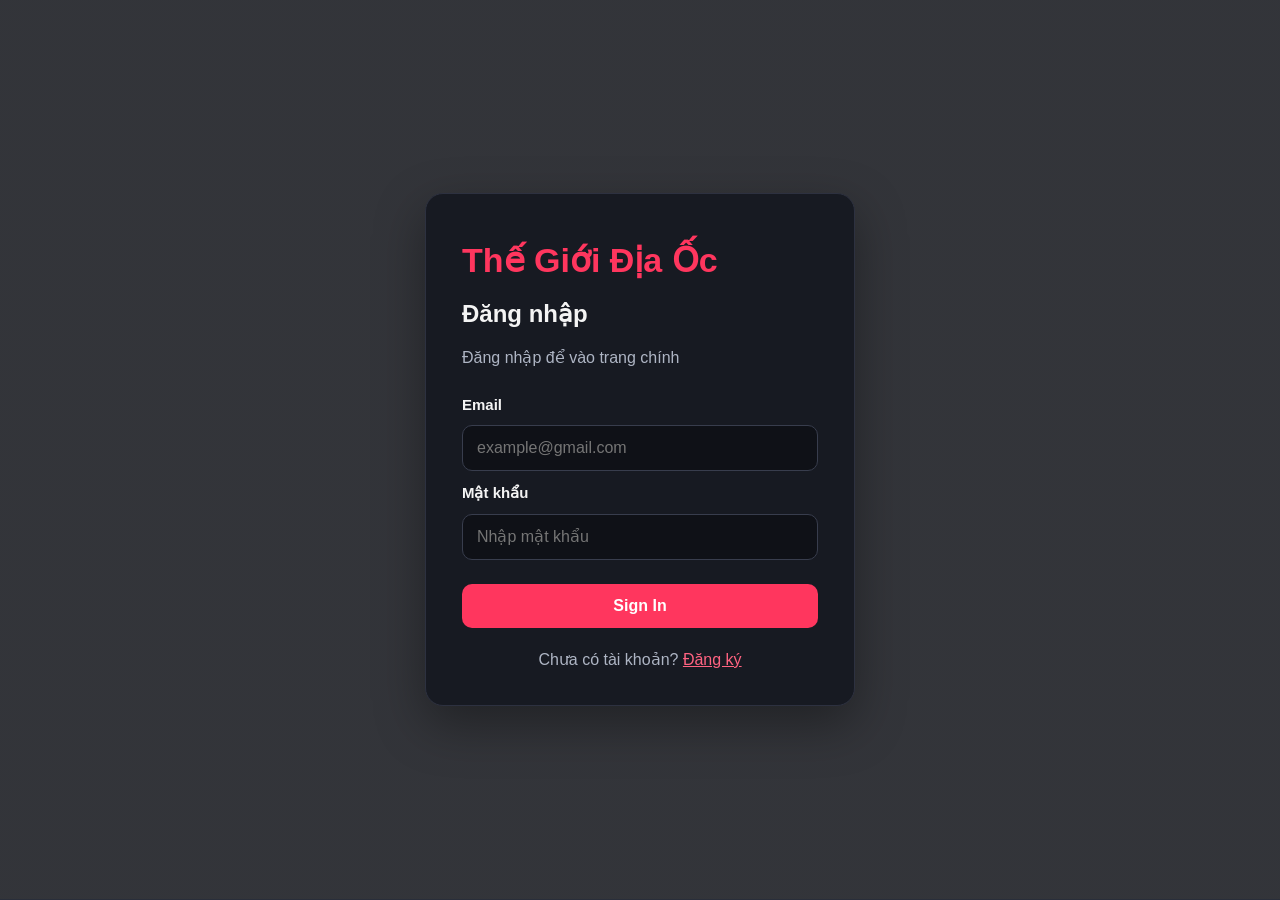
<file: index.html>
<!DOCTYPE html>
<html lang="vi">
<head>
  <meta charset="UTF-8">
  <meta name="viewport" content="width=device-width, initial-scale=1.0">
  <title>Trang Chủ - Thế Giới Địa Ốc</title>
  <link rel="stylesheet" href="./css/main.css">
  <link rel="stylesheet" href="./css/home.css">
  <link rel="stylesheet" href="css/reponsive.css">
  <link rel="icon" type="image/png" sizes="32x32" href="./img/favicon-32x32.png">
</head>
<body>
  <!-- header -->
  <header class="topbar">
    <a class="brand" href="./index.html">THEGIOIDIAOC.COM</a>
    <div class="user-area">
      <a href="index.html" id="index-btn">Trang chủ</a>
      <a href="feedback.html" id="about-btn">Góp ý</a>
      <a href="news.html" id="about-btn">Tin tức</a>
      <a href="about.html" id="about-btn">Giới thiệu</a>

        <!--phần avatar-->
        <div class="user-menu-container">
          <div id="avatarMenuBtn" class="header-avatar-btn">
            <img id="headerAvatarImg" src="https://scontent.fsgn5-13.fna.fbcdn.net/v/t1.30497-1/453178253_471506465671661_2781666950760530985_n.png?stp=dst-png&cstp=mx2048x2048&ctp=s200x200&_nc_cat=1&ccb=1-7&_nc_sid=a51fdb&_nc_ohc=y_mL2_aG1XYQ7kNvwHP7Och&_nc_oc=AdoqztSznaNCSUz7nZCI6sZoPOqVl94_Dr4538VbnQBmaqAiXBjiLIWvFoIcMat5te4&_nc_zt=24&_nc_ht=scontent.fsgn5-13.fna&_nc_ss=7b2a8&oh=00_AQNMYK32urcOXlAC4k3h8o3JIZ04iLLO7JFCXm4tsExtxw&oe=6AF18A3A" alt="Avatar">
          </div>
          <div id="dropdownMenu" class="user-dropdown-menu">
            <a href="profile.html" class="dropdown-item">Thông tin tài khoản</a>
            <a href="product.html" class="dropdown-item">BDS của bạn</a>
            <a id="logoutBtn" class="dropdown-item logout-item">Đăng xuất</a>
          </div>
        </div>
    </div>
  </header>

  <!-- PHẦN mở đầu  -->
  <main class="hero">
    <div class="hero-content">
      <p id="welcome-text">Xin chào!</p>
      <h1>Tìm Kiếm Nhà Đất & Căn Hộ Mơ Ước</h1>
      <p>
        Nền tảng kết nối và quản lý bất động sản hàng đầu, giúp bạn dễ dàng tìm kiếm tổ ấm lý tưởng
      </p>
      <a class="cta" href="#real-estate-section">Xem danh sách nhà đất</a>
    </div>
  </main>

  <!--Danh sách Nhà đất  -->
  <section id="real-estate-section" class="real-estate-section">
    <h2>Bất Động Sản Nổi Bật</h2>
    <!-- Thanh tìm kiếm Bất Động Sản có sẵn -->
    <div class="search-filter-container" style="max-width: 1200px; margin: 0 auto 25px auto; display: flex; gap: 15px; justify-content: center; flex-wrap: wrap; padding: 0 20px;">
      <!-- Ô tìm kiếm theo tên hoặc địa điểm -->
      <input type="text" id="searchKeyword" placeholder="Nhập tên hoặc địa điểm..." style="padding: 10px 16px; background-color: #171a22; border: 1px solid #292e3a; color: white; border-radius: 8px; font-size: 14px; width: 280px; outline: none;">
      <!-- Lọc theo kiểu BĐS -->
        <select id="filterType" style="padding: 10px 16px; background-color: #171a22; border: 1px solid #292e3a; color: white; border-radius: 8px; font-size: 14px; outline: none; cursor: pointer;">
        <option value="">Tất cả kiểu BĐS</option>
        <option value="Căn hộ">Căn hộ</option>
        <option value="Biệt thự">Biệt thự</option>
        <option value="Shophouse">Shophouse</option>
        <option value="Đất nền">Đất nền</option>
        <option value="Penthouse">Penthouse</option>
        <option value="Nhà phố">Nhà phố</option>
        <option value="Villa">Villa</option>
      </select>
      <!-- Lọc theo khoảng giá -->
      <select id="filterPrice" style="padding: 10px 16px; background-color: #171a22; border: 1px solid #292e3a; color: white; border-radius: 8px; font-size: 14px; outline: none; cursor: pointer;">
        <option value="">Tất cả mức giá</option>
        <option value="under_3">Dưới 3 Tỷ</option>
        <option value="3_10">Từ 3 - 10 Tỷ</option>
        <option value="over_10">Trên 10 Tỷ</option>
      </select>
    </div>
    <div id="loading" class="loading">Đang tải danh sách nhà đất...</div>
    <div id="property-container" class="property-grid"></div>
  </section>

  <!-- danh sách bất động sản mới-->
  <section style="max-width: 1200px; margin: 40px auto; padding: 0 20px;">
    <h2 style="color: white; margin-bottom: 20px;">Danh Sách Bất Động Sản Mới Nhất</h2>
    <div id="productList" style="display: grid; grid-template-columns: repeat(auto-fill, minmax(300px, 1fr)); gap: 20px;"></div>
  </section>

  <!-- ưu điểm-->
  <section id="features" class="features">
    <article>
      <h2>Tìm Kiếm Thông Minh</h2>
      <p>Hệ thống lọc đa dạng theo từ khóa, loại hình và khoảng giá giúp bạn nhanh chóng tìm ra bất động sản phù hợp.</p>
    </article>
    <article>
      <h2>Lưu Tin Yêu Thích</h2>
      <p>Lưu lại các căn hộ, biệt thự tâm đắc vào tài khoản cá nhân để dễ dàng theo dõi và so sánh bất cứ lúc nào.</p>
    </article>
    <article>
      <h2>Đăng & Quản Lý Tin</h2>
      <p>Dễ dàng đăng tải, chỉnh sửa hoặc xóa các tin rao bán bất động sản của riêng bạn một cách an toàn và tiện lợi.</p>
    </article>
  </section>

    <!-- modal chi tiết -->
  <div id="product-modal" class="modal">
    <div class="modal-content">
      <span id="close-modal" class="close-btn">&times;</span>
      <div id="modal-body" class="modal-body">
      </div>
    </div>
  </div>

  <!-- Footer -->
  <footer class="site-footer">
    <div class="footer-container">
      <div class="footer-links">
        <a href="index.html">Trang chủ</a>
        <a href="about.html">Giới thiệu</a>
        <a href="profile.html">Thông tin tài khoản</a>
        <a href="product.html">BDS của bạn</a>
      </div>
      <p class="footer-copyright">&copy; 2026 THEGIOIDIAOC.COM. Tất cả quyền được bảo lưu.</p>
    </div>
  </footer>

  <!--script-->
  <script>
  (function(){if(!window.chatbase||window.chatbase("getState")!=="initialized"){window.chatbase=(...args)=>{if(!window.chatbase.q){window.chatbase.q=[]}window.chatbase.q.push(arguments)};window.chatbase=new Proxy(window.chatbase,{get(target,prop){if(prop==="q"){return target.q}return(...args)=>target(prop,...args)}})}const onLoad=function(){const script=document.createElement("script");script.src="https://www.chatbase.co/embed.min.js";script.id="k0uU89_LEoceoCtGlChym";script.domain="www.chatbase.co";document.body.appendChild(script)};if(document.readyState==="complete"){onLoad()}else{window.addEventListener("load",onLoad)}})();
  </script>
  <script src="./js/index.js"></script>

</body>
</html>
</file>
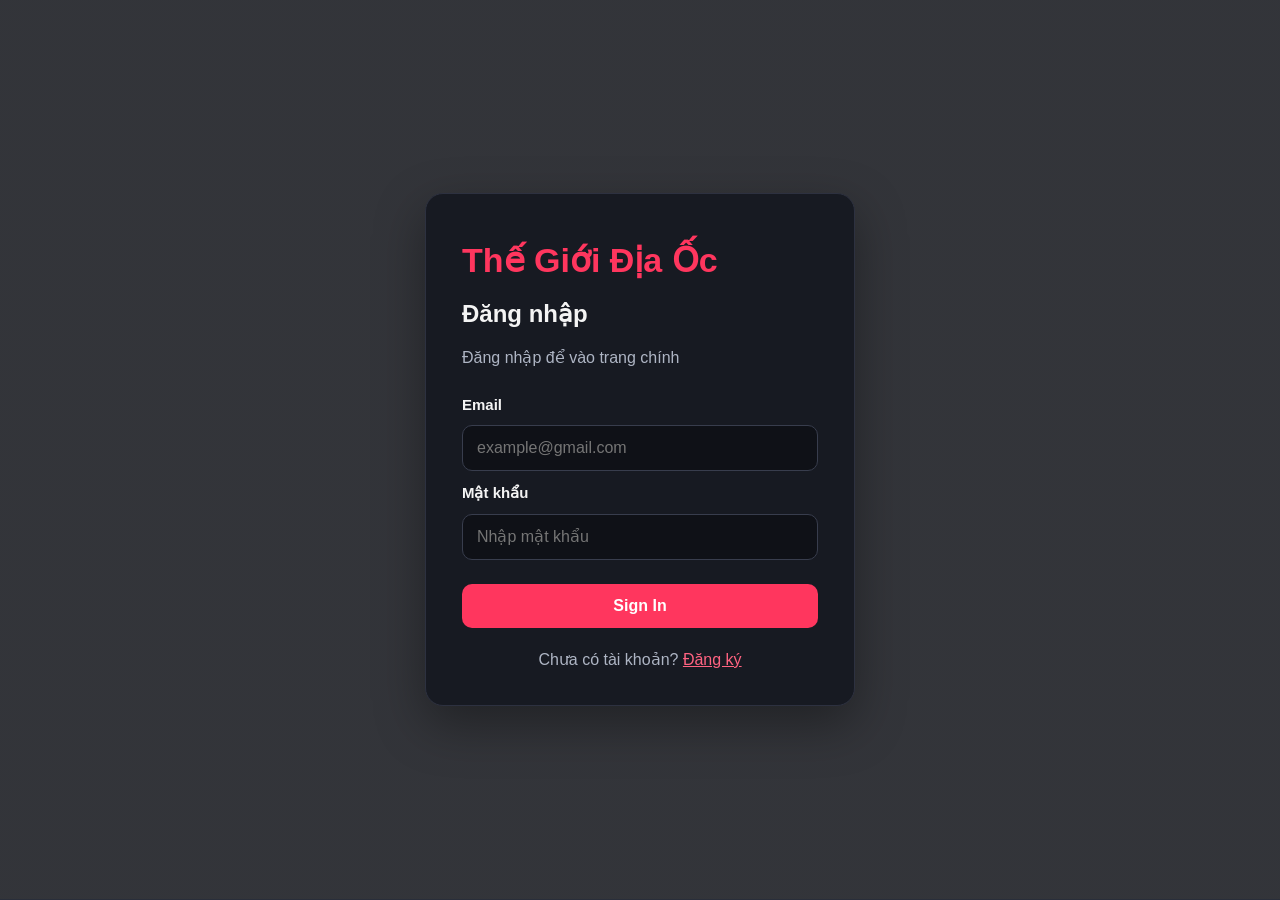
<file: about.html>
<!DOCTYPE html>
<html lang="vi">
<head>
  <meta charset="UTF-8">
<meta name="viewport" content="width=device-width, initial-scale=1.0">
  <title>Giới Thiệu - Thế Giới Địa Ốc</title>
  <link rel="stylesheet" href="css/about.css">
  <link rel="stylesheet" href="css/home.css">
  <link rel="stylesheet" href="css/reponsive.css">
  <link rel="icon" type="image/png" sizes="32x32" href="./img/favicon-32x32.png">
</head>
<body>
  <!-- header -->
  <header class="topbar">
    <a class="brand" href="./index.html">THEGIOIDIAOC.COM</a>
    <div class="user-area">
      <a href="index.html" id="index-btn">Trang chủ</a>
      <a href="feedback.html" id="about-btn">Góp ý</a>
      <a href="news.html" id="about-btn">Tin tức</a>
      <a href="about.html" id="about-btn">Giới thiệu</a>

        <!--phần avatar-->
        <div class="user-menu-container">
          <div id="avatarMenuBtn" class="header-avatar-btn">
            <img id="headerAvatarImg" src="https://scontent.fsgn5-13.fna.fbcdn.net/v/t1.30497-1/453178253_471506465671661_2781666950760530985_n.png?stp=dst-png&cstp=mx2048x2048&ctp=s200x200&_nc_cat=1&ccb=1-7&_nc_sid=a51fdb&_nc_ohc=y_mL2_aG1XYQ7kNvwHP7Och&_nc_oc=AdoqztSznaNCSUz7nZCI6sZoPOqVl94_Dr4538VbnQBmaqAiXBjiLIWvFoIcMat5te4&_nc_zt=24&_nc_ht=scontent.fsgn5-13.fna&_nc_ss=7b2a8&oh=00_AQNMYK32urcOXlAC4k3h8o3JIZ04iLLO7JFCXm4tsExtxw&oe=6AF18A3A" alt="Avatar">
          </div>
          <div id="dropdownMenu" class="user-dropdown-menu">
            <a href="profile.html" class="dropdown-item">Thông tin tài khoản</a>
            <a href="product.html" class="dropdown-item">BDS của bạn</a>
            <a id="logoutBtn" class="dropdown-item logout-item">Đăng xuất</a>
          </div>
        </div>
    </div>
  </header>

  <!-- Hero Banner -->
  <section class="about-hero">
    <div class="hero-content">
      <span class="badge">Về Chúng Tôi</span>
      <h1>Kiến Tạo Không Gian Sống <span class="highlight">Đẳng Cấp</span></h1>
      <p class="sub">
        THEGIOIDIAOC.COM giúp người dùng dễ dàng tìm kiếm, so sánh và tiếp cận các bất động sản phù hợp một cách nhanh chóng, an toàn và tiện lợi.
      </p>
    </div>
  </section>

  <!-- Thống kê nổi bật -->
  <section class="stats-section">
    <div class="stats-grid">
      <div class="stat-card">
        <h2>15,000+</h2>
        <p>Bất động sản niêm yết</p>
      </div>
      <div class="stat-card">
        <h2>96%</h2>
        <p>Khách hàng hài lòng</p>
      </div>
      <div class="stat-card">
        <h2>24/7</h2>
        <p>Hỗ trợ tư vấn chuyên nghiệp</p>
      </div>
      <div class="stat-card">
        <h2>10+</h2>
        <p>Năm kinh nghiệm thị trường</p>
      </div>
    </div>
  </section>

  <!-- Sứ mệnh & Tầm nhìn -->
  <section class="about-container">
    <div class="grid-2col">
      <div class="info-card">
        <h3>🎯 Sứ Mệnh</h3>
        <p>
          Đơn giản hóa hành trình tìm kiếm chốn an cư và cơ hội đầu tư cho mọi người. Chúng tôi áp dụng công nghệ hiện đại để mang đến thông tin chính xác, minh bạch, nhanh chóng và hiệu quả.
        </p>
      </div>
      <div class="info-card">
        <h3>🚀 Tầm Nhìn</h3>
        <p>
          Trở thành hệ sinh thái bất động sản số 1 tại Việt Nam, kết nối trực tiếp chủ đầu tư, người bán và người mua một cách an toàn và tối ưu chi phí nhất.
        </p>
      </div>
    </div>
  </section>

  <!-- Giá trị cốt lõi -->
  <section class="about-container">
    <h2 class="section-title">Giá Trị <span class="highlight">Cốt Lõi</span></h2>
    <div class="grid-3col">
      <div class="feature-card">
        <div class="icon">💸</div>
        <h4>Giá Trị Thực</h4>
        <p>Mức giá được phân tích và định lượng chuẩn xác theo sát thị trường, đảm bảo tính thanh khoản và biên độ lợi nhuận tốt nhất.</p>
      </div>
      <div class="feature-card">
        <div class="icon">⚡</div>
        <h4>Nhanh Chóng</h4>
        <p>Công nghệ tìm kiếm thông minh giúp bạn sàn lọc bất động sản ưng ý một cách nhanh nhất.</p>
      </div>
      <div class="feature-card">
        <div class="icon">🤝</div>
        <h4>Tận Tâm</h4>
        <p>Đội ngũ chuyên viên giàu kinh nghiệm đồng hành cùng bạn suốt quá trình giao dịch.</p>
      </div>
    </div>
  </section>

  <!-- Footer -->
  <footer class="site-footer">
    <div class="footer-container">
      <div class="footer-links">
        <a href="index.html">Trang chủ</a>
        <a href="about.html">Giới thiệu</a>
        <a href="profile.html">Thông tin tài khoản</a>
        <a href="product.html">BDS của bạn</a>
      </div>
      <p class="footer-copyright">&copy; 2026 THEGIOIDIAOC.COM. Tất cả quyền được bảo lưu.</p>
    </div>
  </footer>

  <!-- script -->
  <script>
  (function(){if(!window.chatbase||window.chatbase("getState")!=="initialized"){window.chatbase=(...args)=>{if(!window.chatbase.q){window.chatbase.q=[]}window.chatbase.q.push(arguments)};window.chatbase=new Proxy(window.chatbase,{get(target,prop){if(prop==="q"){return target.q}return(...args)=>target(prop,...args)}})}const onLoad=function(){const script=document.createElement("script");script.src="https://www.chatbase.co/embed.min.js";script.id="k0uU89_LEoceoCtGlChym";script.domain="www.chatbase.co";document.body.appendChild(script)};if(document.readyState==="complete"){onLoad()}else{window.addEventListener("load",onLoad)}})();
  </script>
  <script src="./js/index.js"></script>
  
</body>
</html>
</file>
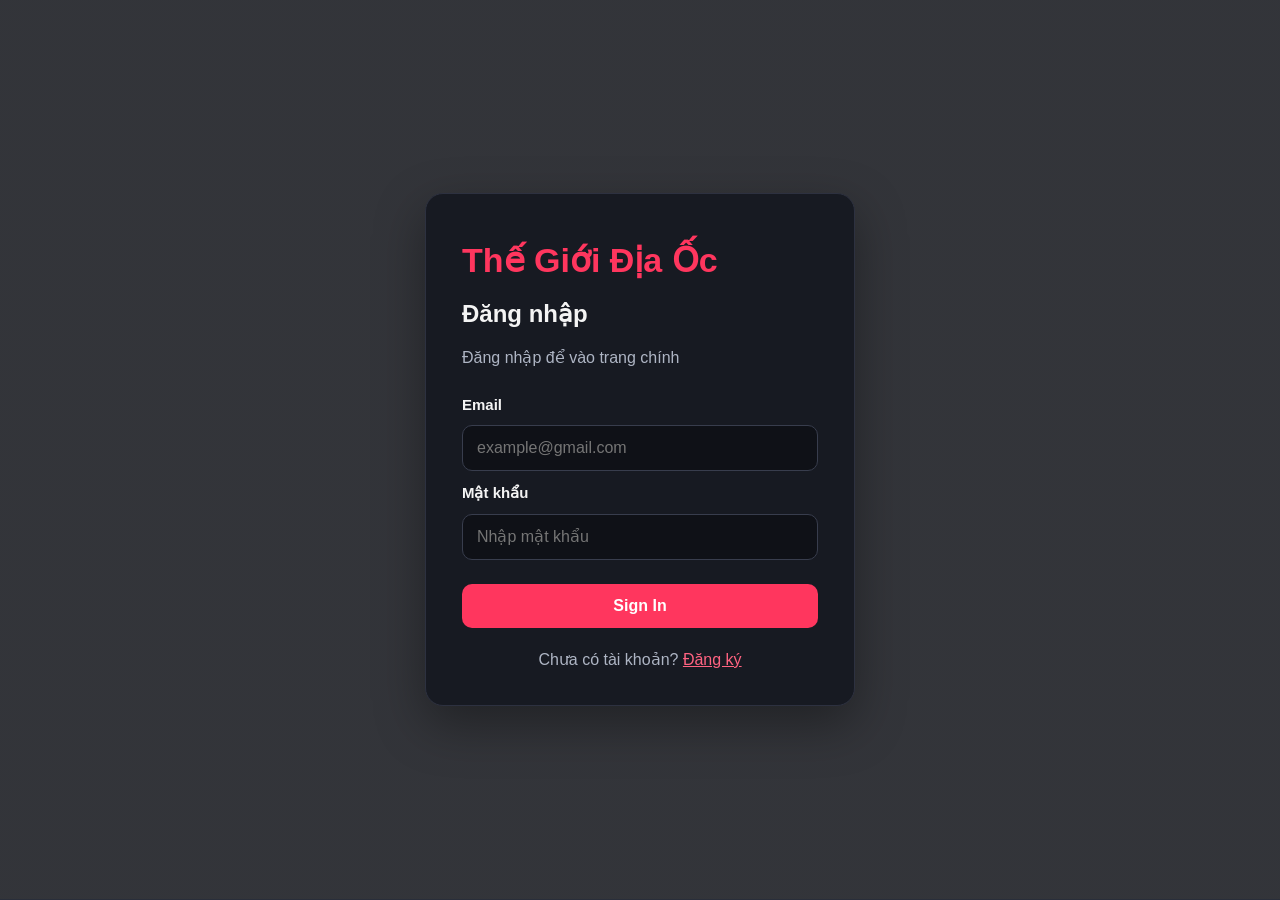
<file: feedback.html>
<!DOCTYPE html>
<html lang="vi">
<head>
  <meta charset="UTF-8">
  <meta name="viewport" content="width=device-width, initial-scale=1.0">
  <title>Đóng góp ý kiến - THEGIODIAOC.COM</title>
  <link rel="stylesheet" href="./css/main.css">
  <link rel="stylesheet" href="./css/home.css">
  <link rel="stylesheet" href="./css/feedback.css">
  <link rel="stylesheet" href="./css/reponsive.css">
  <link rel="icon" type="image/png" sizes="32x32" href="./img/favicon-32x32.png">
</head>
<body>
  <!-- header -->
  <header class="topbar">
    <a class="brand" href="./index.html">THEGIOIDIAOC.COM</a>
    <div class="user-area">
      <a href="index.html" id="index-btn">Trang chủ</a>
      <a href="feedback.html" id="about-btn">Góp ý</a>
      <a href="news.html" id="about-btn">Tin tức</a>
      <a href="about.html" id="about-btn">Giới thiệu</a>

        <!--phần avatar-->
        <div class="user-menu-container">
          <div id="avatarMenuBtn" class="header-avatar-btn">
            <img id="headerAvatarImg" src="https://scontent.fsgn5-13.fna.fbcdn.net/v/t1.30497-1/453178253_471506465671661_2781666950760530985_n.png?stp=dst-png&cstp=mx2048x2048&ctp=s200x200&_nc_cat=1&ccb=1-7&_nc_sid=a51fdb&_nc_ohc=y_mL2_aG1XYQ7kNvwHP7Och&_nc_oc=AdoqztSznaNCSUz7nZCI6sZoPOqVl94_Dr4538VbnQBmaqAiXBjiLIWvFoIcMat5te4&_nc_zt=24&_nc_ht=scontent.fsgn5-13.fna&_nc_ss=7b2a8&oh=00_AQNMYK32urcOXlAC4k3h8o3JIZ04iLLO7JFCXm4tsExtxw&oe=6AF18A3A" alt="Avatar">
          </div>
          <div id="dropdownMenu" class="user-dropdown-menu">
            <a href="profile.html" class="dropdown-item">Thông tin tài khoản</a>
            <a href="product.html" class="dropdown-item">BDS của bạn</a>
            <a id="logoutBtn" class="dropdown-item logout-item">Đăng xuất</a>
          </div>
        </div>
    </div>
  </header>

  <!-- NỘI DUNG FORM ĐÓNG GÓP Ý KIẾN -->
  <main class="feedback-wrapper">
    <div class="feedback-container">
      <h2>Đánh Giá & Góp Ý</h2>
      <p class="feedback-subtitle">Ý kiến của bạn giúp chúng tôi hoàn thiện nền tảng tốt hơn mỗi ngày.</p>
      <form id="feedbackForm">
        <label class="form-label">Chọn số sao đánh giá:</label>
        <div class="star-rating">
          <input type="radio" id="star5" name="rating" value="5" required />
          <label for="star5" title="5 sao">★</label>
          <input type="radio" id="star4" name="rating" value="4" />
          <label for="star4" title="4 sao">★</label>
          <input type="radio" id="star3" name="rating" value="3" />
          <label for="star3" title="3 sao">★</label>
          <input type="radio" id="star2" name="rating" value="2" />
          <label for="star2" title="2 sao">★</label>
          <input type="radio" id="star1" name="rating" value="1" />
          <label for="star1" title="1 sao">★</label>
        </div>
        <label class="form-label" for="feedbackContent">Viết ý kiến của bạn:</label>
        <textarea class="feedback-textarea" id="feedbackContent" placeholder="Nhập nhận xét, góp ý hoặc báo lỗi tại đây..." required></textarea>
        <p id="Passsl"></p>
        <button type="submit" class="btn-submit-feedback">Gửi Đóng Góp</button>
      </form>
    </div>
  </main>

  <!-- Footer -->
  <footer class="site-footer">
    <div class="footer-container">
      <div class="footer-links">
        <a href="index.html">Trang chủ</a>
        <a href="about.html">Giới thiệu</a>
        <a href="profile.html">Thông tin tài khoản</a>
        <a href="product.html">BDS của bạn</a>
      </div>
      <p class="footer-copyright">&copy; 2026 THEGIOIDIAOC.COM. Tất cả quyền được bảo lưu.</p>
    </div>
  </footer>

  <!--script-->
  <script>
  (function(){if(!window.chatbase||window.chatbase("getState")!=="initialized"){window.chatbase=(...args)=>{if(!window.chatbase.q){window.chatbase.q=[]}window.chatbase.q.push(arguments)};window.chatbase=new Proxy(window.chatbase,{get(target,prop){if(prop==="q"){return target.q}return(...args)=>target(prop,...args)}})}const onLoad=function(){const script=document.createElement("script");script.src="https://www.chatbase.co/embed.min.js";script.id="k0uU89_LEoceoCtGlChym";script.domain="www.chatbase.co";document.body.appendChild(script)};if(document.readyState==="complete"){onLoad()}else{window.addEventListener("load",onLoad)}})();
  </script>
  <script src="./js/feedback.js"></script>
  <script src="./js/index.js"></script>

</body>
</html>
</file>
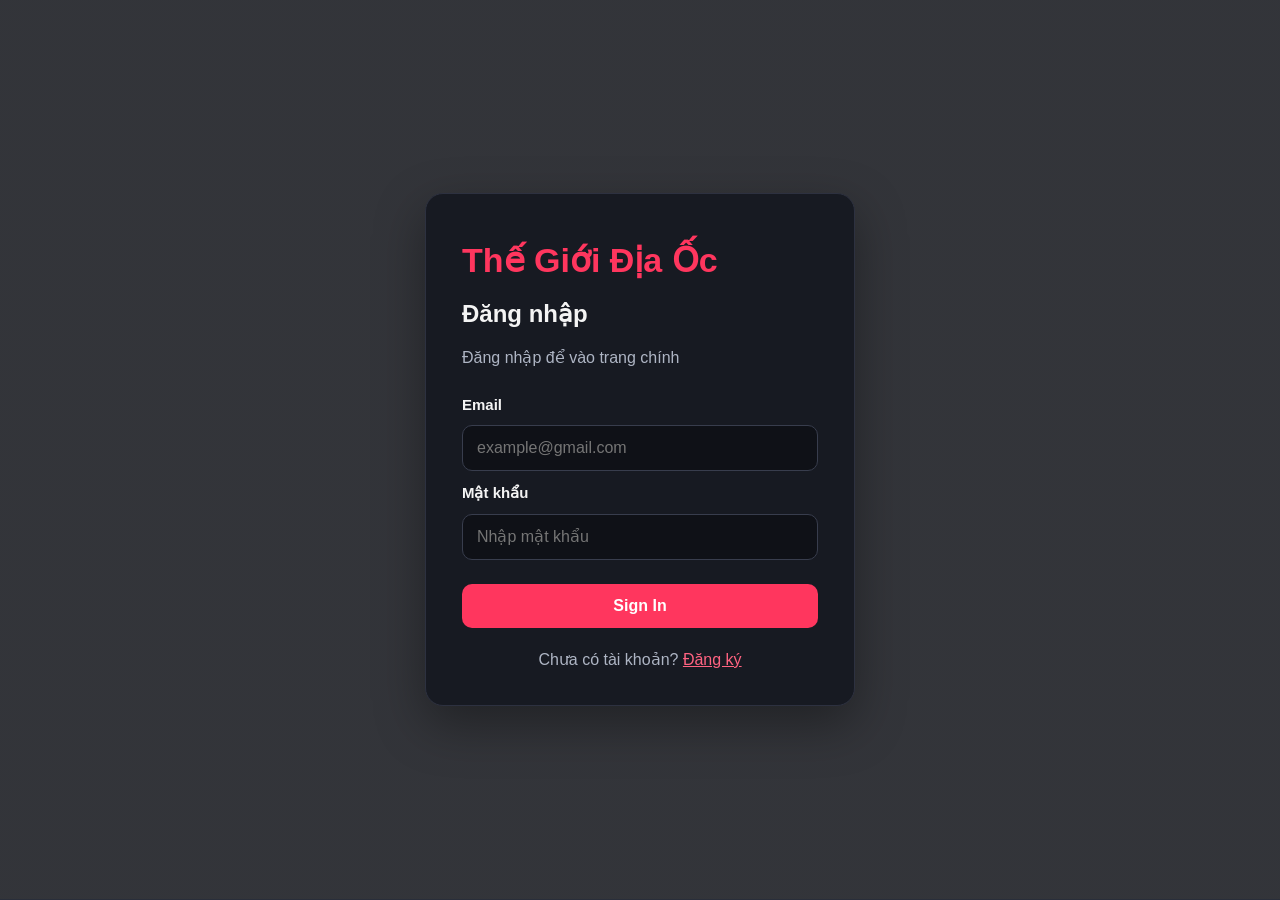
<file: login.html>
<!DOCTYPE html>
<html lang="vi">
<head>
  <meta charset="UTF-8">
  <meta name="viewport" content="width=device-width, initial-scale=1.0">
  <title>Đăng nhập - Thế Giới Địa Ốc</title>
  <link rel="stylesheet" href="./css/main.css">
  <link rel="stylesheet" href="./css/auth.css">
  <link rel="stylesheet" href="css/reponsive.css">
  <link rel="icon" type="image/png" sizes="32x32" href="./img/favicon-32x32.png">
</head>
<body class="auth-page">
  <div class="auth-card">
    <h1 id="tap">Thế Giới Địa Ốc</h1>
    <h2>Đăng nhập</h2>
    <p class="sub">Đăng nhập để vào trang chính</p>
    <form id="login-form">
      <label for="email">Email</label>
      <input id="email" type="email" placeholder="example@gmail.com" required>
      <label for="password">Mật khẩu</label>
      <input id="password" type="password" placeholder="Nhập mật khẩu" required>
      <button type="submit">Sign In</button>
    </form>
      <p id="Errorsl"></p>
      <p id="Passsl"></p>
    <p class="switch">Chưa có tài khoản? <a href="./register.html">Đăng ký</a></p>
  </div>
  <script src="./js/login.js"></script>
</body>
</html>
</file>
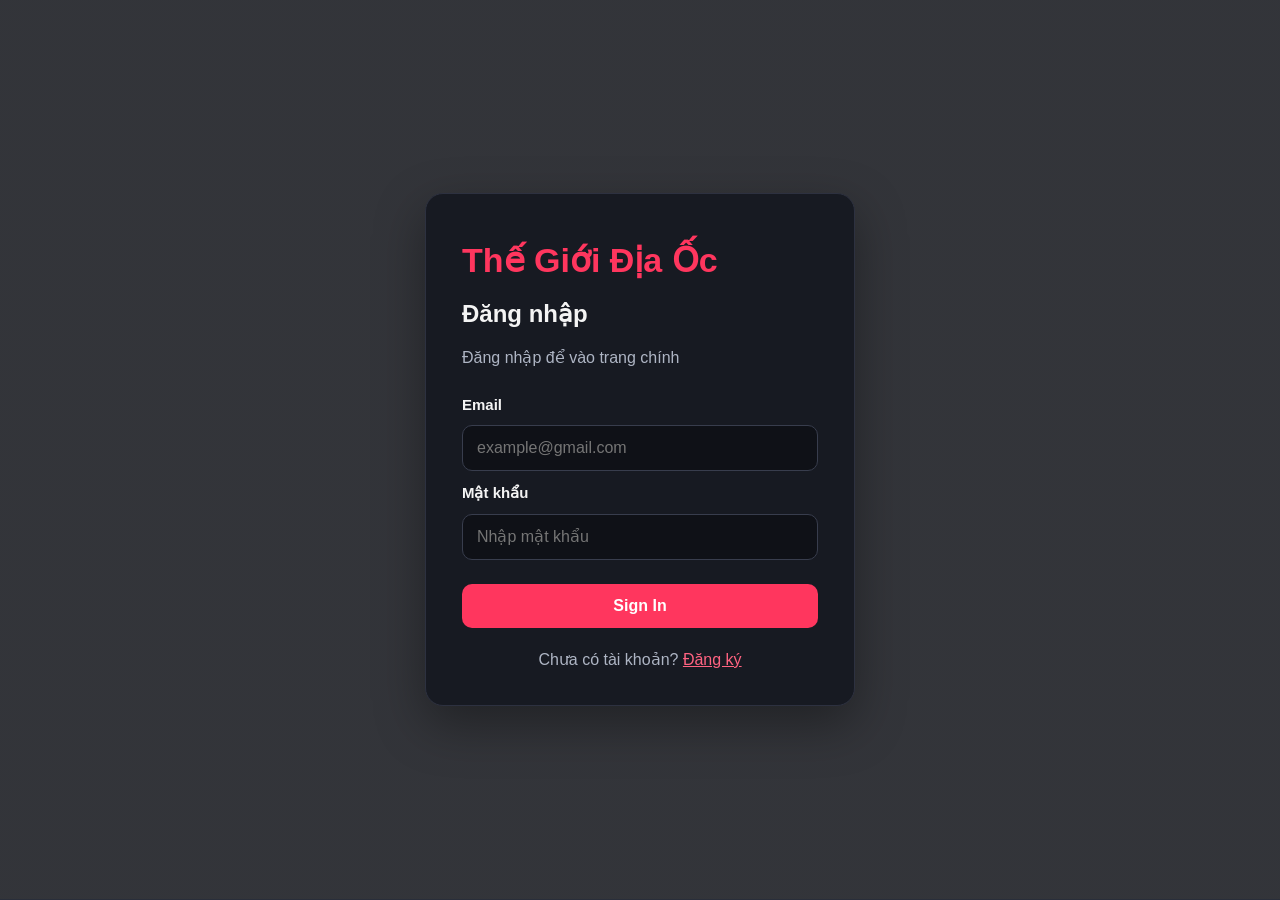
<file: news.html>
<!DOCTYPE html>
<html lang="vi">
<head>
  <meta charset="UTF-8">
  <meta name="viewport" content="width=device-width, initial-scale=1.0">
  <title>Tin Tức Bất Động Sản Nổi Bật - THEGIODIAOC.COM</title>
  <link rel="stylesheet" href="./css/main.css">
    <link rel="stylesheet" href="./css/home.css">
  <link rel="stylesheet" href="./css/news.css">
      <link rel="stylesheet" href="./css/reponsive.css">

    <link rel="icon" type="image/png" sizes="32x32" href="./img/favicon-32x32.png">

</head>
<body>
  <!-- header -->
  <header class="topbar">
    <a class="brand" href="./index.html">THEGIOIDIAOC.COM</a>
    <div class="user-area">
      <a href="index.html" id="index-btn">Trang chủ</a>
      <a href="feedback.html" id="about-btn">Góp ý</a>
      <a href="news.html" id="about-btn">Tin tức</a>
      <a href="about.html" id="about-btn">Giới thiệu</a>

        <!--phần avatar-->
        <div class="user-menu-container">
          <div id="avatarMenuBtn" class="header-avatar-btn">
            <img id="headerAvatarImg" src="https://scontent.fsgn5-13.fna.fbcdn.net/v/t1.30497-1/453178253_471506465671661_2781666950760530985_n.png?stp=dst-png&cstp=mx2048x2048&ctp=s200x200&_nc_cat=1&ccb=1-7&_nc_sid=a51fdb&_nc_ohc=y_mL2_aG1XYQ7kNvwHP7Och&_nc_oc=AdoqztSznaNCSUz7nZCI6sZoPOqVl94_Dr4538VbnQBmaqAiXBjiLIWvFoIcMat5te4&_nc_zt=24&_nc_ht=scontent.fsgn5-13.fna&_nc_ss=7b2a8&oh=00_AQNMYK32urcOXlAC4k3h8o3JIZ04iLLO7JFCXm4tsExtxw&oe=6AF18A3A" alt="Avatar">
          </div>
          <div id="dropdownMenu" class="user-dropdown-menu">
            <a href="profile.html" class="dropdown-item">Thông tin tài khoản</a>
            <a href="product.html" class="dropdown-item">BDS của bạn</a>
            <a id="logoutBtn" class="dropdown-item logout-item">Đăng xuất</a>
          </div>
        </div>
    </div>
  </header>

  <!--NỘI DUNG TIN TỨC -->
  <main class="news-wrapper">
    <div class="news-header-section">
      <h2>Tin Tức Bất Động Sản Nổi Bật</h2>
      <p>Cập nhật những thông tin, xu hướng thị trường và phân tích mới nhất</p>
    </div>
    <!-- DANH SÁCH BÀI VIẾT NỔI BẬT -->
    <div class="news-grid" id="newsGrid">
      <!-- Dữ liệu bài viết sẽ được JS render tự động tại đây -->
    </div>
  </main>
  
  <!-- Footer -->
  <footer class="site-footer">
    <div class="footer-container">
      <div class="footer-links">
        <a href="index.html">Trang chủ</a>
        <a href="about.html">Giới thiệu</a>
        <a href="profile.html">Thông tin tài khoản</a>
        <a href="product.html">BDS của bạn</a>
      </div>
      <p class="footer-copyright">&copy; 2026 THEGIOIDIAOC.COM. Tất cả quyền được bảo lưu.</p>
    </div>
  </footer>
  
  <!--script-->
  <script>
(function(){if(!window.chatbase||window.chatbase("getState")!=="initialized"){window.chatbase=(...args)=>{if(!window.chatbase.q){window.chatbase.q=[]}window.chatbase.q.push(arguments)};window.chatbase=new Proxy(window.chatbase,{get(target,prop){if(prop==="q"){return target.q}return(...args)=>target(prop,...args)}})}const onLoad=function(){const script=document.createElement("script");script.src="https://www.chatbase.co/embed.min.js";script.id="k0uU89_LEoceoCtGlChym";script.domain="www.chatbase.co";document.body.appendChild(script)};if(document.readyState==="complete"){onLoad()}else{window.addEventListener("load",onLoad)}})();
  </script>
  <script src="./js/news.js"></script>
  <script src="./js/index.js"></script>
  
</body>
</html>
</file>
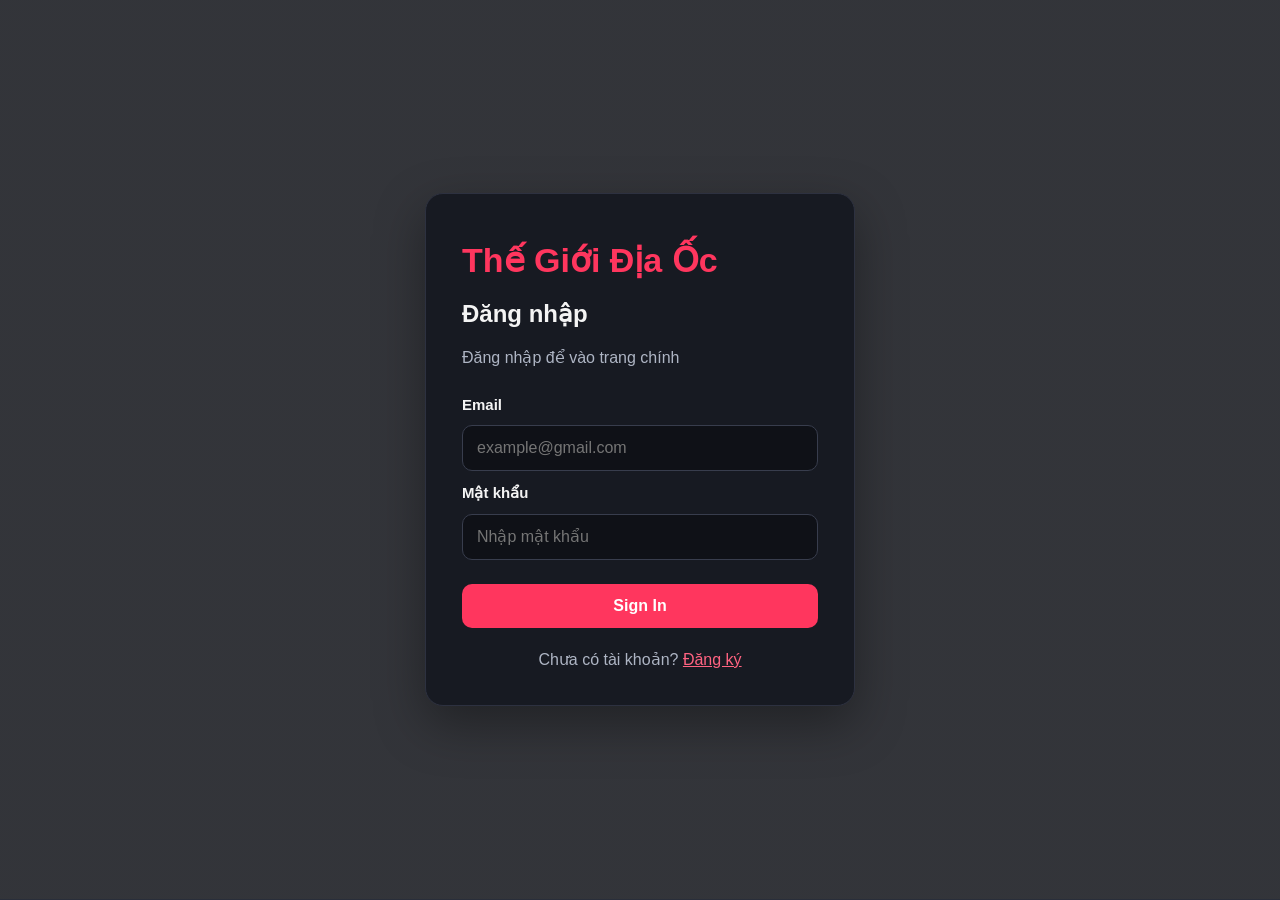
<file: product.html>
<!DOCTYPE html>
<html lang="vi">
<head>
  <meta charset="UTF-8">
  <meta name="viewport" content="width=device-width, initial-scale=1.0">
  <title>Đăng/Chỉnh Bất Động Sản</title>
  <link rel="stylesheet" href="css/main.css">
  <link rel="stylesheet" href="css/home.css">
  <link rel="stylesheet" href="css/product.css">
  <link rel="stylesheet" href="css/reponsive.css">
  <link rel="icon" type="image/png" sizes="32x32" href="./img/favicon-32x32.png">
</head>
<body>
  <!-- header -->
  <header class="topbar">
    <a class="brand" href="./index.html">THEGIOIDIAOC.COM</a>
    <div class="user-area">
      <a href="index.html" id="index-btn">Trang chủ</a>
      <a href="feedback.html" id="about-btn">Góp ý</a>
      <a href="news.html" id="about-btn">Tin tức</a>
      <a href="about.html" id="about-btn">Giới thiệu</a>

        <!--phần avatar-->
        <div class="user-menu-container">
          <div id="avatarMenuBtn" class="header-avatar-btn">
            <img id="headerAvatarImg" src="https://scontent.fsgn5-13.fna.fbcdn.net/v/t1.30497-1/453178253_471506465671661_2781666950760530985_n.png?stp=dst-png&cstp=mx2048x2048&ctp=s200x200&_nc_cat=1&ccb=1-7&_nc_sid=a51fdb&_nc_ohc=y_mL2_aG1XYQ7kNvwHP7Och&_nc_oc=AdoqztSznaNCSUz7nZCI6sZoPOqVl94_Dr4538VbnQBmaqAiXBjiLIWvFoIcMat5te4&_nc_zt=24&_nc_ht=scontent.fsgn5-13.fna&_nc_ss=7b2a8&oh=00_AQNMYK32urcOXlAC4k3h8o3JIZ04iLLO7JFCXm4tsExtxw&oe=6AF18A3A" alt="Avatar">
          </div>
          <div id="dropdownMenu" class="user-dropdown-menu">
            <a href="profile.html" class="dropdown-item">Thông tin tài khoản</a>
            <a href="product.html" class="dropdown-item">BDS của bạn</a>
            <a id="logoutBtn" class="dropdown-item logout-item">Đăng xuất</a>
          </div>
        </div>
    </div>
  </header>

  <!--đăng/chỉnh BDS-->
  <main>
    <section class="product-section">
      <div class="product-container">
        <h2>Đăng Tin Bất Động Sản Mới</h2>
        <form id="productForm">
          <div class="form-group">
            <label for="title">Tên Bất Động Sản</label>
            <input type="text" id="title" placeholder="Ví dụ: Biệt thự sân vườn cao cấp..." required>
          </div>
          <div class="form-group">
            <label for="price">Giá Bán (VNĐ hoặc Tỷ)</label>
            <input type="text" id="price" placeholder="Ví dụ: 5.5 Tỷ hoặc 2.500.000.000 VNĐ" required>
          </div>
          <div class="form-group">
            <label for="location">Vị Trí</label>
            <input type="text" id="location" placeholder="Ví dụ: Quận 2, TP. Hồ Chí Minh" required>
          </div>
          <div class="form-group">
            <label for="area">Diện Tích (m²)</label>
            <input type="text" id="area" placeholder="Ví dụ: 120 m²" required>
          </div>
          <div class="form-group">
            <label for="description">Mô Tả Chi Tiết</label>
            <textarea id="description" rows="4" placeholder="Mô tả về tiện nghi, pháp lý, hướng nhà..." required></textarea>
          </div>
            <div class="form-group">
            <label for="productImageInput">Hình Ảnh Bất Động Sản</label>
            <input type="file" id="productImageInput" accept="image/*">            </div>
          <div id="Errorsl" style="color: red; margin-bottom: 10px; font-size: 14px;"></div>
          <div id="Passsl" style="margin-bottom: 10px; font-size: 14px;"></div>
          <button type="submit" class="btn-save">Đăng Sản Phẩm</button>
        </form>
      <!-- quản lí sản phẩm -->
        <div class="manage-products-section" style="margin-top: 50px; border-top: 1px solid #292e3a; padding-top: 30px;">
          <h3 style="color: white; margin-bottom: 20px; font-size: 20px; text-align: center;">Quản Lý Sản Phẩm Của Tôi</h3>
          <div id="manageProductList" style="display: flex; flex-direction: column; gap: 15px;">
          </div>
        </div>
        <!-- danh sách tin đã lưu -->
        <div class="product-container" style="margin-top: 40px;">
          <h2 style="font-size: 20px; border-bottom: 1px solid #292e3a; padding-bottom: 12px; margin-bottom: 20px;">Tin Bất Động Sản Đã Lưu</h2>
          <div id="savedWishlistContainer">
          </div>
        </div>
      </div>
    </section>
  </main>

  <!-- Footer -->
  <footer class="site-footer">
    <div class="footer-container">
      <div class="footer-links">
        <a href="index.html">Trang chủ</a>
        <a href="about.html">Giới thiệu</a>
        <a href="profile.html">Thông tin tài khoản</a>
        <a href="product.html">BDS của bạn</a>
      </div>
      <p class="footer-copyright">&copy; 2026 THEGIOIDIAOC.COM. Tất cả quyền được bảo lưu.</p>
    </div>
  </footer>

    <!--script-->
  <script>
  (function(){if(!window.chatbase||window.chatbase("getState")!=="initialized"){window.chatbase=(...args)=>{if(!window.chatbase.q){window.chatbase.q=[]}window.chatbase.q.push(arguments)};window.chatbase=new Proxy(window.chatbase,{get(target,prop){if(prop==="q"){return target.q}return(...args)=>target(prop,...args)}})}const onLoad=function(){const script=document.createElement("script");script.src="https://www.chatbase.co/embed.min.js";script.id="k0uU89_LEoceoCtGlChym";script.domain="www.chatbase.co";document.body.appendChild(script)};if(document.readyState==="complete"){onLoad()}else{window.addEventListener("load",onLoad)}})();
  </script>
  <script src="js/product.js"></script>
  <script src="js/index.js"></script>
  
</body>
</html>
</file>
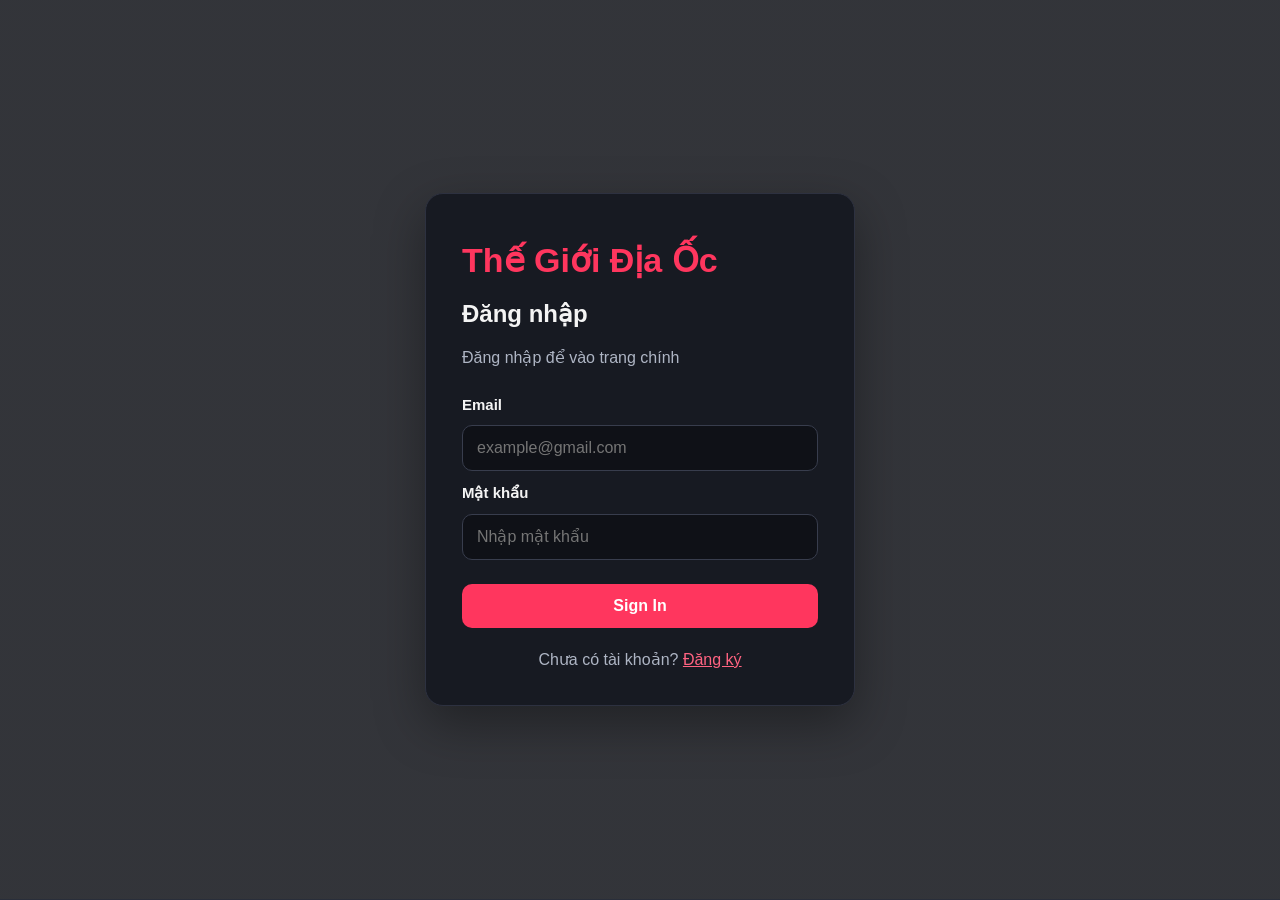
<file: profile.html>
<!DOCTYPE html>
<html lang="vi">
<head>
  <meta charset="UTF-8">
  <meta name="viewport" content="width=device-width, initial-scale=1.0">
  <title>Thông Tin Tài Khoản - Thế Giới Địa Ốc</title>
  <link rel="stylesheet" href="css/main.css">
  <link rel="stylesheet" href="css/auth.css">
  <link rel="stylesheet" href="css/about.css">
  <link rel="stylesheet" href="css/home.css">
  <link rel="stylesheet" href="css/profile.css">
  <link rel="stylesheet" href="css/reponsive.css">
  <link rel="icon" type="image/png" sizes="32x32" href="./img/favicon-32x32.png">
</head>
<body>
  <!-- header -->
  <header class="topbar">
    <a class="brand" href="./index.html">THEGIOIDIAOC.COM</a>
    <div class="user-area">
      <a href="index.html" id="index-btn">Trang chủ</a>
      <a href="feedback.html" id="about-btn">Góp ý</a>
      <a href="news.html" id="about-btn">Tin tức</a>
      <a href="about.html" id="about-btn">Giới thiệu</a>

        <!--phần avatar-->
        <div class="user-menu-container">
          <div id="avatarMenuBtn" class="header-avatar-btn">
            <img id="headerAvatarImg" src="https://scontent.fsgn5-13.fna.fbcdn.net/v/t1.30497-1/453178253_471506465671661_2781666950760530985_n.png?stp=dst-png&cstp=mx2048x2048&ctp=s200x200&_nc_cat=1&ccb=1-7&_nc_sid=a51fdb&_nc_ohc=y_mL2_aG1XYQ7kNvwHP7Och&_nc_oc=AdoqztSznaNCSUz7nZCI6sZoPOqVl94_Dr4538VbnQBmaqAiXBjiLIWvFoIcMat5te4&_nc_zt=24&_nc_ht=scontent.fsgn5-13.fna&_nc_ss=7b2a8&oh=00_AQNMYK32urcOXlAC4k3h8o3JIZ04iLLO7JFCXm4tsExtxw&oe=6AF18A3A" alt="Avatar">
          </div>
          <div id="dropdownMenu" class="user-dropdown-menu">
            <a href="profile.html" class="dropdown-item">Thông tin tài khoản</a>
            <a href="product.html" class="dropdown-item">BDS của bạn</a>
            <a id="logoutBtn" class="dropdown-item logout-item">Đăng xuất</a>
          </div>
        </div>
    </div>
  </header>

  <!--phần thông tin tài khoản-->
  <main>
    <section class="profile-section">
      <div class="profile-container">
        <h2>Thông Tin Tài Khoản</h2>
        <!-- Form chia bố cục 2 cột -->
        <form id="profileForm" class="profile-layout-form">
          <!-- CỘT TRÁI: AVATAR & NÚT ĐỔI ẢNH -->
          <div class="profile-sidebar">
            <div class="avatar-wrapper">
              <img id="avatarPreview" src="https://scontent.fsgn5-13.fna.fbcdn.net/v/t1.30497-1/453178253_471506465671661_2781666950760530985_n.png?stp=dst-png&cstp=mx2048x2048&ctp=s200x200&_nc_cat=1&ccb=1-7&_nc_sid=a51fdb&_nc_ohc=y_mL2_aG1XYQ7kNvwHP7Och&_nc_oc=AdoqztSznaNCSUz7nZCI6sZoPOqVl94_Dr4538VbnQBmaqAiXBjiLIWvFoIcMat5te4&_nc_zt=24&_nc_ht=scontent.fsgn5-13.fna&_nc_ss=7b2a8&oh=00_AQNMYK32urcOXlAC4k3h8o3JIZ04iLLO7JFCXm4tsExtxw&oe=6AF18A3A" alt="Avatar">
            </div>
            <label for="avatarInput" class="btn-upload-label">
            Đổi Ảnh Đại Diện
            </label>
            <input type="file" id="avatarInput" accept="image/*">
          </div>

          <!-- CỘT PHẢI: THÔNG TIN TÀI KHOẢN & NÚT LƯU -->
          <div class="profile-main-content">
            <div class="form-group">
              <label for="fullName">Họ và Tên</label>
              <input type="text" id="fullName" required>
            </div>
            <div class="form-group">
              <label for="email">Địa Chỉ Gmail</label>
              <input type="email" id="email" required>
            </div>
            <div class="form-group">
              <label for="phone">Số Điện Thoại</label>
              <input type="tel" id="phone">
            </div>
            <div class="form-group">
              <label for="password">Mật Khẩu Mới</label>
              <input type="password" id="password" placeholder="••••••••">
            </div>
            <div id="Errorsl" style="color: red; margin-bottom: 10px; font-size: 14px;"></div>
            <div id="Passsl" style="margin-bottom: 10px; font-size: 14px;"></div>
            <button type="submit" class="btn-save">Lưu Thay Đổi</button>
          </div>
        </form>
      </div>
    </section>
  </main>

  <!-- Footer -->
  <footer class="site-footer">
    <div class="footer-container">
      <div class="footer-links">
        <a href="index.html">Trang chủ</a>
        <a href="about.html">Giới thiệu</a>
        <a href="profile.html">Thông tin tài khoản</a>
        <a href="product.html">BDS của bạn</a>
      </div>
      <p class="footer-copyright">&copy; 2026 THEGIOIDIAOC.COM. Tất cả quyền được bảo lưu.</p>
    </div>
  </footer>

  <!--script-->

  <script>
  (function(){if(!window.chatbase||window.chatbase("getState")!=="initialized"){window.chatbase=(...args)=>{if(!window.chatbase.q){window.chatbase.q=[]}window.chatbase.q.push(arguments)};window.chatbase=new Proxy(window.chatbase,{get(target,prop){if(prop==="q"){return target.q}return(...args)=>target(prop,...args)}})}const onLoad=function(){const script=document.createElement("script");script.src="https://www.chatbase.co/embed.min.js";script.id="k0uU89_LEoceoCtGlChym";script.domain="www.chatbase.co";document.body.appendChild(script)};if(document.readyState==="complete"){onLoad()}else{window.addEventListener("load",onLoad)}})();
  </script>
  <script src="./js/index.js"></script>
  <script src="js/profile.js"></script>
</body>
</html>
</file>
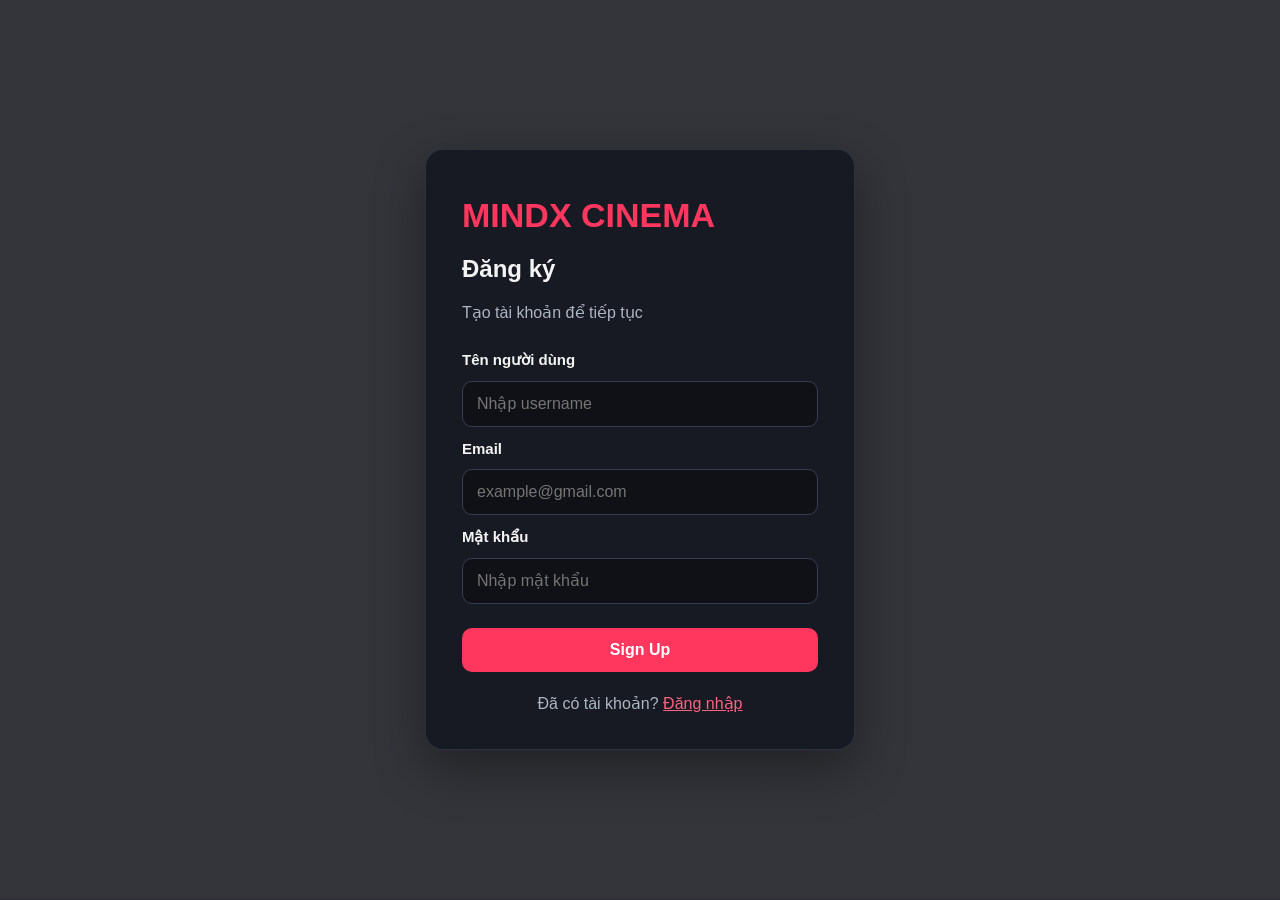
<file: register.html>
<!DOCTYPE html>
<html lang="vi">
<head>
  <meta charset="UTF-8">
  <meta name="viewport" content="width=device-width, initial-scale=1.0">
  <title>Đăng ký - Thế Giới Địa Ốc</title>
  <link rel="stylesheet" href="./css/main.css">
  <link rel="stylesheet" href="./css/auth.css">
  <link rel="stylesheet" href="css/reponsive.css">
  <link rel="icon" type="image/png" sizes="32x32" href="./img/favicon-32x32.png">
</head>
<body class="auth-page">
  <div class="auth-card">
    <h1 id="tap">MINDX CINEMA</h1>
    <h2>Đăng ký</h2>
    <p class="sub">Tạo tài khoản để tiếp tục</p>
    <form id="register-form">
      <label for="username">Tên người dùng</label>
      <input id="username" type="text" placeholder="Nhập username" required>
      <label for="email">Email</label>
      <input id="email" type="email" placeholder="example@gmail.com" required>
      <label for="password">Mật khẩu</label>
      <input id="password" type="password" placeholder="Nhập mật khẩu" required>
      <button type="submit">Sign Up</button>
    </form>
        <p id="Errorsl"></p>
        <p id="Passsl"></p>
    <p class="switch">Đã có tài khoản? <a href="./login.html">Đăng nhập</a></p>
  </div>
  <script src="./js/register.js"></script>
</body>
</html>
</file>
<file: css/main.css>
*{
  box-sizing:border-box;
}
html{
  scroll-behavior:smooth;
}
body{
  margin:0;
  font-family:Arial,Helvetica,sans-serif;
  background:#0f1117;
  color:#f4f4f4;
}
a{
  color:inherit;
}
#tap{
    color:#ff365e;
}
.brand{
  color:#ff365e;
  font-size:22px;
  font-weight:800;
  text-decoration:none;
  letter-spacing:1px;
}
button,input{
  font:inherit;
}
</file>
<file: css/home.css>
/* hero content */
.hero-content{
  max-width:690px;
}
.tag{
  color:#ff6381;
  font-weight:800;
  letter-spacing:2px;
}
.hero h1{
  font-size:clamp(44px,8vw,84px);
  line-height:.95;
  margin:12px 0 24px;
}
.hero p{
  color:#c6cbd6;
  font-size:18px;
  line-height:1.7;
}
.hero, .hero-section {
  position: relative;
  background: linear-gradient(rgba(15, 17, 23, 0.85), rgba(15, 17, 23, 0.85)), 
              url('https://images.unsplash.com/photo-1600585154340-be6161a56a0c?w=1600') no-repeat center center;
  background-size: cover;
  padding: 100px 120px; 
  border-bottom: 1px solid #292e3a;
}
.cta{
  display:inline-block;
  margin-top:12px;
  padding:13px 18px;
  border-radius:10px;
  background:#ff365e;
  text-decoration:none;
  font-weight:800;
  border: 1px solid #ff365e;
  transition: 0.3s;
}
.cta:hover{
  background-color: #121212;
  color: #ff365e;
}
.features{
  display:grid;
  grid-template-columns:repeat(3,1fr);
  gap:20px;
  padding:55px 8vw 80px ;
}
.features article{
  padding:24px;
  border:1px solid #2b303d;
  border-radius:14px;
  background:#171a22;
  transition: 0.3s;
}
.features p{
  color:#aeb5c4;
  line-height:1.6;
}
.features article:hover{
  transform: translateY(-5px);
  border-color: #ff365e;
}


/* Layout */
.real-estate-section {
  max-width: 1200px;
  margin: 40px auto;
  padding: 0 20px;
  text-align: center;
}
.real-estate-section h2 {
  font-size: 3rem;
  margin-bottom: 25px;
  color: #fff;
  text-transform: uppercase;
  letter-spacing: 1px;
}
.loading {
  font-size: 1.1rem;
  color: #aaa;
  margin-bottom: 20px;
}


/* Grid */
.property-grid {
  display: grid;
  grid-template-columns: repeat(auto-fill, minmax(280px, 1fr));
  gap: 25px;
}
.property-card {
  background: #1c1c1e;
  border-radius: 12px;
  overflow: hidden;
  border: 1px solid #2c2c2e;
  text-align: left;
  transition: transform 0.3s ease, box-shadow 0.3s ease, border-color 0.3s ease;
}
.property-card:hover {
  transform: translateY(-8px);
  border-color: #ff9800;
  box-shadow: 0 12px 24px rgba(255, 152, 0, 0.15);
}
.img-box {
  width: 100%;
  height: 200px;
  overflow: hidden;
  background-color: #2c2c2e;
}
.property-img {
  width: 100%;
  height: 100%;
  object-fit: cover; 
  transition: transform 0.4s ease;
}
.property-card:hover .property-img {
  transform: scale(1.08); 
}
.property-info {
  padding: 16px;
}
.property-title {
  font-size: 1.05rem;
  font-weight: 600;
  color: #ffffff;
  margin: 0 0 10px 0;
  white-space: nowrap;
  overflow: hidden;
  text-overflow: ellipsis; 
}
.property-location {
  font-size: 0.88rem;
  color: #a1a1a6;
  margin-bottom: 14px;
  white-space: nowrap;
  overflow: hidden;
  text-overflow: ellipsis;
}
.property-details {
  display: flex;
  justify-content: space-between;
  align-items: center;
  border-top: 1px solid #2c2c2e;
  padding-top: 12px;
}
.property-price {
  font-size: 1.15rem;
  font-weight: 700;
  color: #ff9800;
}
.property-area {
  font-size: 0.9rem;
  color: #d1d1d6;
  background: #2c2c2e;
  padding: 3px 8px;
  border-radius: 6px;
}


/* button*/
.btn-detail {
  width: 100%;
  margin-top: 15px;
  padding: 10px 0;
  background-color: transparent;
  color: #ff9800;
  border: 1px solid #ff9800;
  border-radius: 6px;
  font-weight: 600;
  cursor: pointer;
  transition: all 0.3s ease;
}
.btn-detail:hover {
  background-color: #ff9800;
  color: #121212;
}


/* modal */
.modal {
  display: none;
  position: fixed;
  top: 0;
  left: 0;
  width: 100vw;
  height: 100vh;
  background-color: rgba(0, 0, 0, 0.85);
  z-index: 9999; /* Đảm bảo luôn nổi lên trên cùng */
  justify-content: center;
  align-items: center;
  padding: 20px;
  box-sizing: border-box;
}
.modal-content {
  background-color: #1c1c1e;
  border: 1px solid #3c3c3e;
  border-radius: 16px;
  max-width: 960px; 
  width: 95%;
  max-height: 99vh; 
  position: relative;
  overflow-y: auto; /* Cho phép cuộn nếu màn hình nhỏ */
  box-shadow: 0 15px 40px rgba(0, 0, 0, 0.7);
  animation: modalZoom 0.25s ease-out;
}
@keyframes modalZoom {
  from { transform: scale(0.85); opacity: 0; }
  to { transform: scale(1); opacity: 1; }
}
.close-btn {
  position: absolute;
  top: 10px;
  right: 10px;
  width: 36px;
  height: 36px;
  background-color: #2c2c2e;
  color: #ffffff;
  font-size: 24px;
  font-weight: bold;
  border-radius: 50%;
  display: flex;
  justify-content: center;
  align-items: center;
  cursor: pointer;
  z-index: 10000; 
  transition: all 0.2s ease;
  user-select: none;
}
.close-btn:hover {
  background-color: #ff9800;
  color: #121212;
  transform: rotate(90deg); /* Hiệu ứng xoay nhẹ đẹp mắt khi rê chuột */
}
.modal-body {
  padding: 42px;
}
.modal-grid {
  display: grid;
  grid-template-columns: 1.1fr 0.9fr; /* Chia tỉ lệ ảnh và chữ cân đối */
  gap: 28px;
  align-items: start;
}
.modal-img-wrapper {
  width: 100%;
  height: 340px;
  border-radius: 10px;
  overflow: hidden;
  background-color: #2c2c2e;
}
.modal-img {
  width: 100%;
  height: 100%;
  object-fit: cover;
}
.modal-info {
  color: #ffffff;
  text-align: left;
}
.modal-info h2 {
  font-size: 1.4rem;
  margin-top: 0;
  margin-bottom: 10px;
  color: #ff9800;
  line-height: 1.3;
}
.modal-price {
  font-size: 1.15rem;
  margin: 10px 0;
  color: #4caf50;
}
.modal-location, .modal-area {
  font-size: 0.95rem;
  margin: 8px 0;
  color: #e0e0e0;
}
.modal-divider {
  border: 0;
  border-top: 1px solid #333;
  margin: 12px 0;
}
.modal-info h4 {
  font-size: 1rem;
  color: #ff9800;
}
.modal-desc {
  margin-top: -16px;
  font-size: 0.99rem;
  line-height: 1.6;
  color: #b0b0b0;
  margin-bottom: 16px;
}
.btn-contact {
  width: 100%;
  padding: 12px;
  background-color: #ff9800;
  color: #121212;
  border: none;
  border-radius: 8px;
  font-weight: bold;
  font-size: 0.95rem;
  cursor: pointer;
  transition: background 0.3s;
}
.btn-contact:hover {
  background-color: #e68a00;
}


/* responsive */
/* TABLET */
@media (max-width: 1024px) {
  .topbar {
    min-height: 65px;
    padding: 0 20px;
    gap: 12px;
  }
  .topbar h1 {
    font-size: 24px;
  }
  .user-area {
    gap: 12px;
  }
  #index-btn,
  #about-btn {
    font-size: 16px;
    letter-spacing: 0.5px;
  }
  .hero,
  .hero-section {
    min-height: 680px;
    padding: 100px clamp(60px, 8vw, 140px);
    background-position: center 55%;
  }
  .hero-content {
    max-width: 690px;
  }
  .hero h1 {
    max-width: 850px;
  }
}
/* MOBILE */
@media (max-width: 768px) {
  .topbar {
    min-height: 60px;
    padding: 10px 14px;
    gap: 10px;
    flex-wrap: wrap;
  }
  .topbar h1 {
    font-size: 18px;
    margin: 0;
  }
  .user-area {
    display: flex;
    flex-direction: row;
    align-items: center;
    justify-content: flex-end;
    flex-wrap: wrap;
    gap: 10px;
    margin-left: auto;
  }
  #index-btn,
  #about-btn {
    font-size: 12px;
    letter-spacing: 0;
    white-space: nowrap;
  }
  .hero,
  .hero-section {
    width: 100%;
    min-height: 580px;
    padding: 56px 20px 48px;
    align-items: center;
    background-position: center center;
    background-size: cover;
  }
  .hero-content {
    width: 100%;
    max-width: 100%;
    margin: 0;
  }
  .tag {
    font-size: 12px;
    letter-spacing: 1.5px;
  }
  .hero h1 {
    width: 100%;
    max-width: 520px;
    font-size: clamp(36px, 8vw, 48px);
    line-height: 1.04;
    letter-spacing: -0.8px;
    margin: 14px 0 20px;
  }
  .hero p {
    width: 100%;
    max-width: 440px;
    font-size: 16px;
    line-height: 1.65;
    margin-bottom: 18px;
  }
  .cta {
    padding: 13px 18px;
    min-height: 46px;
    font-size: 15px;
  }
  .features {
  padding:24px;
  border:1px solid #2b303d;
  border-radius:14px;
  background:#171a22;
  transition: 0.3s;
    grid-template-columns:repeat(1,1fr);

}
}

/* MOBILE MÀN HÌNH NHỎ */
@media (max-width:480px) {
  .topbar {
    padding: 12px 10px;
    gap: 8px;
  }
  .topbar h1 {
    font-size: 14px;
    letter-spacing: 0.5px;
  }
  .user-area {
    gap: 7px;
    margin-left: auto;
  }
  #index-btn,
  #about-btn {
    font-size: 11px;
  }

}
@media (min-width: 768px) and (max-width: 1024px) {
  .hero,
  .hero-section {
    min-height: 600px;
    padding: 76px 48px;
    background-position: center center;
  }
  .hero-content {
    max-width: 620px;
  }
  .hero h1 {
    font-size: clamp(44px, 6vw, 64px);
    line-height: 1.02;
    letter-spacing: -1px;
    margin: 14px 0 20px;
  }
  .hero p {
    max-width: 480px;
    font-size: 17px;
    line-height: 1.7;
  }
}
/* MOBILE NHỎ Màn hình 375px trở xuống*/
@media (max-width: 376px) {
  .hero,
  .hero-section {
    min-height: 540px;
    padding: 44px 16px 36px;
  }
  .hero h1 {
    font-size: 36px;
    line-height: 1.04;
    letter-spacing: -0.5px;
  }
  .hero p {
    font-size: 15px;
    line-height: 1.6;
  }

}

/* Ngăn padding làm tràn chiều rộng */
*,
*::before,
*::after {
  box-sizing: border-box;
}

img {
  max-width: 100%;
  height: auto;
}
</file>
<file: css/reponsive.css>
.topbar {
  min-height: 72px;
  padding: 0 2vw;
  display: flex;
  align-items: center;
  justify-content: space-between;
  gap: 20px;
  border-bottom: 1px solid #292e3a;
  background: #12151c;
  position: sticky;
  top: 0;
  z-index: 1000; 
}
.user-area {
  display: flex;
  align-items: center;
  gap: 16px;
}
#index-btn, #about-btn {
  color: #ff365e;
  font-size: 18px;
  font-weight: 600;
  text-decoration: none;
  letter-spacing: 1px;
  background: none;
  border: none;
  transition: 0.3s;
  cursor: pointer;
}
#index-btn:hover,
#about-btn:hover {
  color: #e21e45;
}


/*Avatar*/
.user-menu-container {
  position: relative;
  display: flex;
  align-items: center;
}
.header-avatar-btn {
  width: 44px;
  height: 44px;
  border-radius: 50%;
  overflow: hidden;
  cursor: pointer;
  border: 2px solid #ff365e; 
  transition: transform 0.2s, border-color 0.2s;
}
.header-avatar-btn:hover {
  transform: scale(1.05);
  border-color: #e21e45;
}
.header-avatar-btn img {
  width: 100%;
  height: 100%;
  object-fit: cover;
}

/*Dropdown*/
.user-dropdown-menu {
  display: none;
  position: absolute;
  right: 0;
  top: 55px; 
  background-color: #171a22;
  border: 1px solid #292e3a;
  box-shadow: 0 8px 24px rgba(0, 0, 0, 0.5);
  border-radius: 8px;
  width: 210px;
  z-index: 1000;
  overflow: hidden;
}
.user-dropdown-menu.show {
  display: block;
  animation: fadeInDown 0.2s ease;
}
.dropdown-item {
  display: block;
  padding: 12px 18px;
  color: #e5e7eb;
  text-decoration: none;
  font-size: 15px;
  transition: background-color 0.2s, color 0.2s;
  border-bottom: 1px solid #21262d;
}
.dropdown-item:last-child {
  border-bottom: none;
}
.dropdown-item:hover {
  background-color: #21262d;
  color: #ff365e;
}
.dropdown-item.logout-item {
  color: #ff365e;
}
#Errorsl, #Passsl {
  text-align: center;
  margin: 0;
  margin-top: 15px;
  padding: 0;
}
#Errorsl {
  color: #ff5555;
}
#Passsl {
  color: #28a745;
}
@keyframes fadeInDown {
  from {
    opacity: 0;
    transform: translateY(-8px);
  }
  to {
    opacity: 1;
    transform: translateY(0);
  }
}


/*footer*/
.site-footer {
  background-color: #171a22;
  color: #fff;
  padding: 30px 0;
  text-align: center;
  margin-top: 60px;
  border-top: 1px solid #2d3140;
}
.footer-container {
  max-width: 1200px;
  margin: 0 auto;
  padding: 0 15px;
}
.footer-links {
  margin-bottom: 12px;
}
.footer-links a {
  color: #aeb5c4;
  text-decoration: none;
  margin: 0 12px;
  font-weight: 600;
  transition: 0.3s;
}
.footer-links a:hover {
  color: #ff365e;
}
.footer-copyright {
  font-size: 0.85rem;
  color: #6c758d;
}


/* responsive */
@media screen and (max-width: 768px) {
  .dropdown-menu, .user-dropdown, .header-dropdown {
    right: 5px !important;
    left: auto !important;
    max-width: 200px !important;
    box-sizing: border-box !important;
  }
  .hero-section, .hero-container, .main-banner, section.hero {
    width: 100% !important;
    max-width: 100% !important;
    padding: 15px 12px !important;
    box-sizing: border-box !important;
  }
  h1.hero-title, .hero-section h1, .main-title {
    font-size: 24px !important;
    line-height: 1.25 !important;
    width: 100% !important;
    max-width: 100% !important;
    display: block !important;
    word-break: normal !important;
    overflow-wrap: normal !important;
    white-space: normal !important;
  }
  .hero-section p, .hero-section .btn, .hero-section a {
    max-width: 100% !important;
    box-sizing: border-box !important;
  }
}
  .manage-item {
    display: flex !important;
    flex-direction: row !important;
    justify-content: space-between !important;
    align-items: center !important;
    padding: 8px !important;
    gap: 8px !important;
    width: 100% !important;
    box-sizing: border-box !important;
  }
  .manage-item-info {
    display: flex !important;
    flex-direction: row !important;
    align-items: center !important;
    gap: 8px !important;
    flex: 1 !important;
    min-width: 0 !important;
  }
  .manage-item-info img {
    width: 40px !important;
    height: 40px !important;
    min-width: 40px !important;
    border-radius: 4px !important;
    object-fit: cover !important;
  }
  .manage-item-details {
    flex: 1 !important;
    min-width: 0 !important;
    overflow: hidden !important;
  }
  .manage-item-details h4 {
    font-size: 12px !important;
    white-space: nowrap !important;
    overflow: hidden !important;
    text-overflow: ellipsis !important;
    margin: 0 0 2px 0 !important;
  }
  .manage-item-details p {
    font-size: 10px !important;
    white-space: nowrap !important;
    overflow: hidden !important;
    text-overflow: ellipsis !important;
    margin: 0 !important;
  }
  .manage-item > div:last-child {
    flex-shrink: 0 !important;
  }
  .btn-delete-saved {
    padding: 5px 8px !important;
    font-size: 11px !important;
    white-space: nowrap !important;
  }
</file>
<file: css/about.css>
* {
  box-sizing: border-box;
}
html {
  scroll-behavior: smooth;
}
body {
  margin: 0;
  font-family: Arial, Helvetica, sans-serif;
  background: #0f1117;
  color: #f4f4f4;
}
a {
  color: inherit;
  text-decoration: none;
}
.brand {
  color: #ff365e;
  font-size: 22px;
  font-weight: 800;
  text-decoration: none;
  letter-spacing: 1px;
}


/* Hero Section */
.about-hero {
  background: linear-gradient(rgba(15, 17, 23, 0.85), rgba(15, 17, 23, 0.85)), 
              url('https://images.unsplash.com/photo-1486406146926-c627a92ad1ab?w=1600') no-repeat center center;
  background-size: cover;
  padding: 80px 20px 50px;
  border-bottom: 1px solid #292e3a;
  text-align: center;
}
.hero-content {
  max-width: 800px;
  margin: 0 auto;
}
.badge {
  background: rgba(255, 54, 94, 0.15);
  color: #ff365e;
  border: 1px solid rgba(255, 54, 94, 0.3);
  padding: 6px 16px;
  border-radius: 20px;
  font-size: 14px;
  font-weight: 700;
}
.about-hero h1 {
  font-size: 42px;
  margin: 20px 0 12px;
}
.highlight {
  color: #ff365e;
}
.sub {
  color: #aeb5c4;
  font-size: 18px;
  line-height: 1.6;
}
.about-container {
  max-width: 1200px;
  margin: 50px auto;
  padding: 0 20px;
}
.section-title {
  text-align: center;
  font-size: 32px;
  margin-bottom: 40px;
}


/* Grid Layout */
.grid-2col {
  display: grid;
  grid-template-columns: repeat(auto-fit, minmax(320px, 1fr));
  gap: 24px;
}

.grid-3col {
  display: grid;
  grid-template-columns: repeat(auto-fit, minmax(280px, 1fr));
  gap: 24px;
}


/* card */
.info-card,
.feature-card,
.stat-card {
  background: #171a22;
  border: 1px solid #2d3140;
  border-radius: 18px;
  padding: 30px;
  box-shadow: 0 18px 50px rgba(0, 0, 0, 0.35);
  transition: transform 0.3s, border-color 0.3s;
  z-index: 10;
}
.info-card:hover,
.feature-card:hover,
.stat-card:hover {
  transform: translateY(-5px);
  border-color: #ff365e;
}
.info-card h3 {
  font-size: 24px;
  margin-top: 0;
  color: #fff;
}
.info-card p {
  color: #aeb5c4;
  line-height: 1.6;
}
.feature-card {
  text-align: center;
}
.feature-card .icon {
  font-size: 36px;
  margin-bottom: 12px;
}
.feature-card h4 {
  font-size: 20px;
  margin: 10px 0;
}
.feature-card p {
  color: #aeb5c4;
  font-size: 15px;
  line-height: 1.5;
}

.stats-section {
  max-width: 1200px;
  margin: -20px auto 40px;
  padding: 0 20px;
}
.stats-grid {
  display: grid;
  grid-template-columns: repeat(auto-fit, minmax(200px, 1fr));
  gap: 20px;
}
.stat-card {
  text-align: center;
  padding: 24px 15px;
}
.stat-card h2 {
  font-size: 36px;
  color: #ff365e;
  margin: 0 0 6px;
}
.stat-card p {
  color: #aeb5c4;
  margin: 0;
  font-size: 14px;
  font-weight: 600;
}


/* responsive */
@media (max-height: 1440px){
.about-container {
  padding-bottom: 20px;
}
}
</file>
<file: css/feedback.css>
body {
  margin: 0;
  padding: 0;
  color: white;
  background: linear-gradient(rgba(15, 17, 23, 0.88), rgba(15, 17, 23, 0.88)),
              url('https://images.unsplash.com/photo-1567496898669-ee935f5f647a?w=600') no-repeat center center fixed;
  background-size: cover;
}


/* Form container */
.feedback-wrapper {
  display: flex;
  justify-content: center;
  align-items: center;
  padding: 72px 15px;
  box-sizing: border-box;
}
.feedback-container {
  width: 100%;
  max-width: 500px;
  background-color: #0f1117;
  border: 1px solid #292e3a;
  padding: 30px;
  border-radius: 12px;
  box-sizing: border-box;
}
.feedback-container h2 {
  text-align: center;
  margin-top: 0;
  margin-bottom: 8px;
  color: #ff365e;
  font-size: 27px;
}
.feedback-subtitle {
  text-align: center;
  color: #9ca3af;
  font-size: 16px;
  margin-bottom: 20px;
}
.form-label {
  display: block;
  text-align: center;
  font-weight: 600;
  font-size: 20px;
  margin-bottom: 10px;
}


/* star */
.star-rating {
  display: flex;
  flex-direction: row-reverse;
  justify-content: center;
  gap: 10px;
  margin-bottom: 20px;
}
.star-rating input {
  display: none;
}
.star-rating label {
  font-size: 38px;
  color: #4b5563;
  cursor: pointer;
  transition: color 0.2s;
}
.star-rating input:checked ~ label,
.star-rating label:hover,
.star-rating label:hover ~ label {
  color: #fbbf24; 
}


/* form */
.feedback-textarea {
  width: 100%;
  height: 120px;
  background-color: #1a1d26;
  border: 1px solid #374151;
  border-radius: 8px;
  padding: 12px;
  color: #fff;
  font-size: 14px;
  resize: vertical;
  box-sizing: border-box;
  margin-bottom: 20px;
}
.feedback-textarea:focus {
  border-color: #ff365e;
  outline: none;
}
.btn-submit-feedback {
  width: 100%;
  background-color: #ff365e;
  color: white;
  border: none;
  padding: 12px;
  border-radius: 8px;
  font-weight: 600;
  font-size: 16px;
  cursor: pointer;
  transition: background 0.2s;
}
.btn-submit-feedback:hover {
  background-color: #e02e50;
}
#Passsl{
color: #28a745;
  text-align: center;
  margin: 0px;
  padding: 0px;
  padding-bottom: 10px;
}


/* responsive */
@media (max-height: 1440px){
.feedback-wrapper {
  padding-bottom: 610px;
}
#Passsl{
  padding-bottom: 15px !important
}
}
</file>
<file: css/auth.css>
.auth-page{
  min-height:100vh;
  display:flex;
  align-items:center;
  justify-content:center;
  padding:24px;
  background: linear-gradient(rgba(15, 17, 23, 0.85), rgba(15, 17, 23, 0.85)), 
              url('https://images.unsplash.com/photo-1618221195710-dd6b41faaea6?w=1600') no-repeat center center;
  background-size: cover;
  border-bottom: 1px solid #292e3a;
}
.auth-card{
  width:min(430px,100%);
  padding:36px;
  border:1px solid #2d3140;
  border-radius:18px;
  background:#171a22;
  box-shadow:0 18px 50px rgba(0,0,0,.35);
}
.auth-card h1{
  margin:10px 0 6px;
  font-size:34px;
}
.sub{
  margin:0 0 28px;
  color:#aeb5c4;
}
form{
  display:grid;
  gap:12px;
}
label{
  margin-top:1px;
  font-size:15px;
  font-weight:700;
}
input{
  width:100%;
  padding:13px 14px;
  border:1px solid #383d4d;
  border-radius:10px;
  background:#0f1117;
  color:#fff;
  outline:none;
}
input:focus{
  border-color:#ff365e;
}
button{
  margin-top:12px;
  padding:13px 16px;
  border:0;
  border-radius:10px;
  background:#ff365e;
  color:#fff;
  font-weight:800;
  cursor:pointer;
  transition: 0.3s;
}
button:hover{
  opacity:.72;
}

.switch{
  margin:22px 0 0;
  color:#aeb5c4;
  text-align:center;
}
.switch a{
  color:#ff6381;
  transition: 0.3s;
}
.switch a:hover{
  opacity:.72;
}
</file>
<file: css/news.css>
body {
  background-color: #0b0d13;
  color: #fff;
  font-family: Arial, sans-serif;
  margin: 0;
  padding: 0;
}
/* new */
.news-wrapper {
  max-width: 950px; 
  margin: 0 auto;
  padding: 40px 20px 80px 20px;
  box-sizing: border-box;
}
.news-header-section {
  text-align: center;
  margin-bottom: 40px;
}
.news-header-section h2 {
  font-size: 30px;
  color: #fff;
  margin-bottom: 10px;
}
.news-header-section p {
  color: #9ca3af;
  font-size: 15px;
  margin: 0;
}

/* grid */
.news-grid {
  display: flex;
  flex-direction: column;
  gap: 30px;
}
.news-card {
  background-color: #0f1117;
  border: 1px solid #292e3a;
  border-radius: 12px;
  overflow: hidden;
  display: flex;
  flex-direction: row;
  transition: transform 0.2s ease, border-color 0.2s ease;
}
.news-card:hover {
  transform: translateY(-4px);
  border-color: #ff365e;
}
.news-card img {
  width: 360px;
  min-width: 360px;
  height: 230px;
  object-fit: cover;
}
.news-card-body {
  padding: 24px;
  display: flex;
  flex-direction: column;
  flex: 1;
  justify-content: space-between;
}
.news-card-tag {
  align-self: flex-start;
  background-color: rgba(255, 54, 94, 0.15);
  color: #ff365e;
  font-size: 12px;
  font-weight: bold;
  padding: 5px 10px;
  border-radius: 6px;
  margin-bottom: 12px;
  text-transform: uppercase;
}
.news-card-title {
  font-size: 20px;
  font-weight: bold;
  color: #fff;
  margin: 0 0 12px 0;
  line-height: 1.4;
}
.news-card-desc {
  font-size: 14px;
  color: #9ca3af;
  line-height: 1.6;
  margin: 0 0 16px 0;
}
.news-card-footer {
  display: flex;
  justify-content: space-between;
  align-items: center;
  font-size: 13px;
  color: #6b7280;
  border-top: 1px solid #1f2430;
  padding-top: 14px;
}


/* Responsive Mobile */
@media screen and (max-width: 768px) {
  .news-wrapper {
    padding: 20px 12px 60px 12px;
  }
  .news-header-section h2 {
    font-size: 22px;
  }
  .news-card {
    flex-direction: column;
  }
  .news-card img {
    width: 100%;
    height: 180px;
    min-width: unset;
  }
  .news-card-body {
    padding: 16px;
  }
  .news-card-title {
    font-size: 17px;
  }
  .news-card-desc {
    font-size: 13px;
  }
}
</file>
<file: css/product.css>
body {
  background: linear-gradient(rgba(15, 17, 23, 0.88), rgba(15, 17, 23, 0.88)), 
              url('https://images.unsplash.com/photo-1600585154340-be6161a56a0c?w=1600') no-repeat center center fixed;
  background-size: cover;
  margin: 0;
  color: white;
}

/* product */
.product-section {
  padding: 60px 20px;
  background: transparent; /* Xóa màu nền đặc cũ để lộ ảnh nền body */
  min-height: calc(100vh - 72px);
  color: white;
  box-sizing: border-box;
}
.product-container {
  max-width: 700px;
  margin: 0 auto;
  background-color: rgba(23, 26, 34, 0.92); /* Độ mờ nhẹ giúp nổi bật trên ảnh nền */
  padding: 40px;
  border-radius: 12px;
  box-shadow: 0 4px 20px rgba(0, 0, 0, 0.5);
  border: 1px solid #292e3a;
}
.product-container h2 {
  margin-bottom: 24px;
  font-size: 24px;
  text-align: center;
  color: #ffffff;
}
.form-group {
  margin-bottom: 20px;
}
.form-group label {
  display: block;
  margin-bottom: 8px;
  font-weight: 500;
  color: #e5e7eb;
}
.form-group input,
.form-group textarea {
  width: 100%;
  padding: 12px 16px;
  background-color: #0f1117;
  border: 1px solid #292e3a;
  color: white;
  border-radius: 8px;
  font-size: 15px;
  transition: border-color 0.2s;
  box-sizing: border-box;
  font-family: inherit;
}
.form-group input:focus,
.form-group textarea:focus {
  outline: none;
  border-color: #ff365e;
  box-shadow: 0 0 0 3px rgba(255, 54, 94, 0.15);
}
.btn-save {
  width: 100%;
  padding: 12px;
  background-color: #ff365e;
  color: white;
  border: none;
  border-radius: 8px;
  font-size: 16px;
  font-weight: 600;
  cursor: pointer;
  transition: background-color 0.2s;
  margin-top: 10px;
}
.btn-save:hover {
  background-color: #e21e45;
}
</file>
<file: css/profile.css>
body {
  background: linear-gradient(rgba(15, 17, 23, 0.88), rgba(15, 17, 23, 0.88)), 
              url('https://images.unsplash.com/photo-1600585154340-be6161a56a0c?w=1600') no-repeat center center fixed;
  background-size: cover;
  margin: 0;
  color: white;
}

/* profile*/
.profile-section {
  padding: 60px 20px;
  background: transparent; /* Xóa màu nền cũ để lộ ảnh nền của body */
  min-height: calc(100vh - 160px);
  color: white;
}
.profile-container {
  max-width: 1250px;
  margin: 0 auto;
  background-color: #171a22;
  padding: 40px;
  border-radius: 12px;
  box-shadow: 0 4px 15px rgba(0, 0, 0, 0.2);
}
.profile-container h2 {
  margin-bottom: 30px;
  font-size: 24px;
  text-align: center;
  color: #ffffff;
}


/* BỐ CỤC 2 CỘT: TRÁI (AVATAR) - PHẢI (THÔNG TIN) */
.profile-layout-form {
  display: flex;
  gap: 10px;
  align-items: flex-start;
}


/* Cột trái: Avatar & Nút đổi ảnh */
.profile-sidebar {
  flex: 0 0 220px;
  display: flex;
  flex-direction: column;
  align-items: center;
  text-align: center;
  border-right: 1px solid #2a2e39;
  padding-right: 30px;
}
.avatar-wrapper {
  width: 360px; 
  height: 360px; 
  border-radius: 50%;
  overflow: hidden;
  border: 3px solid #2563eb;
  margin-bottom: 16px;
  box-shadow: 0 4px 10px rgba(0, 0, 0, 0.2);
}
.avatar-wrapper img {
  width: 100%;
  height: 100%;
  object-fit: cover;
}
.btn-upload-label {
  background-color: #21262d;
  color: #f3f4f6;
  padding: 8px 16px;
  border-radius: 6px;
  font-size: 14px;
  font-weight: 500;
  cursor: pointer;
  border: 1px solid #30363d;
  transition: all 0.2s ease;
  display: inline-block;
}
.btn-upload-label:hover {
  background-color: #30363d;
  border-color: #8b949e;
}


/* Ẩn thẻ input file mặc định */
#avatarInput {
  display: none;
}


/* Cột phải: Thông tin tài khoản */
.profile-main-content {
  flex: 1;
}
.form-group {
  margin-bottom: 20px;
}
.form-group label {
  display: block;
  margin-bottom: 8px;
  font-weight: 500;
  color: #e5e7eb;
}
.form-group input {
  width: 100%;
  padding: 12px 16px;
  background-color: #0f1117;
  border: 1px solid #30363d;
  color: white;
  border-radius: 8px;
  font-size: 15px;
  transition: border-color 0.2s;
  box-sizing: border-box;
}
.form-group input:focus {
  outline: none;
  border-color: #2563eb;
  box-shadow: 0 0 0 3px rgba(37, 99, 235, 0.2);
}
.btn-save {
  width: 100%;
  padding: 12px;
  background-color: #2563eb;
  color: white;
  border: none;
  border-radius: 8px;
  font-size: 16px;
  font-weight: 600;
  cursor: pointer;
  transition: background-color 0.2s;
  margin-top: 10px;
}
.btn-save:hover {
  background-color: #1d4ed8;
}
.alert-message {
  margin-top: 15px;
  padding: 10px;
  border-radius: 6px;
  text-align: center;
  display: none;
  font-size: 14px;
}
.alert-success {
  background-color: #d1fae5;
  color: #065f46;
}


/* RESPONSIVE */
/*TABLET */
@media (max-width: 1024px) {
  .profile-section {
    padding: 35px 20px;
  }
  .profile-container {
    max-width: 900px;
    padding: 30px;
  }
  .profile-layout-form {
    gap: 20px;
  }
  .profile-sidebar {
    flex: 0 0 200px;
    padding-right: 20px;
  }
  .avatar-wrapper {
    width: 220px;
    height: 220px;
  }
  .form-group input {
    width: 100%;
  }
}

/*MOBILE */
@media (max-width: 768px) {
  .profile-section {
    padding: 20px 12px;
    min-height: auto;
  }
  .profile-container {
    width: 100%;
    max-width: 100%;
    box-sizing: border-box;
    padding: 24px 16px;
  }
  .profile-layout-form {
    flex-direction: column;
    align-items: center;
    gap: 25px;
  }
  .profile-sidebar {
    width: 100%;
    flex: none;
    box-sizing: border-box;
    padding: 0 0 25px;
    border-right: none;
    border-bottom: 1px solid #2a2e39;
  }
  .avatar-wrapper {
    width: 180px;
    height: 180px;
  }
  .profile-main-content {
    width: 100%;
    min-width: 0;
    box-sizing: border-box;
  }
  .profile-container h2 {
    font-size: 22px;
    margin-bottom: 25px;
  }
  .form-group {
    margin-bottom: 16px;
  }
  .form-group input {
    width: 100%;
    box-sizing: border-box;
    padding: 12px;
    font-size: 14px;
  }
  .btn-save {
    width: 100%;
    box-sizing: border-box;
  }
}

/* MOBILE MÀN HÌNH NHỎ */
@media (max-width: 480px) {
  .profile-section {
    padding: 15px 10px;
  }
  .profile-container {
    padding: 22px 14px;
    border-radius: 10px;
  }
  .profile-container h2 {
    font-size: 20px;
  }
  .avatar-wrapper {
    width: 150px;
    height: 150px;
  }
  .btn-upload-label {
    font-size: 13px;
    padding: 9px 14px;
  }
  .form-group label {
    font-size: 14px;
  }
  .btn-save {
    font-size: 15px;
    padding: 12px;
  }
}
</file>
